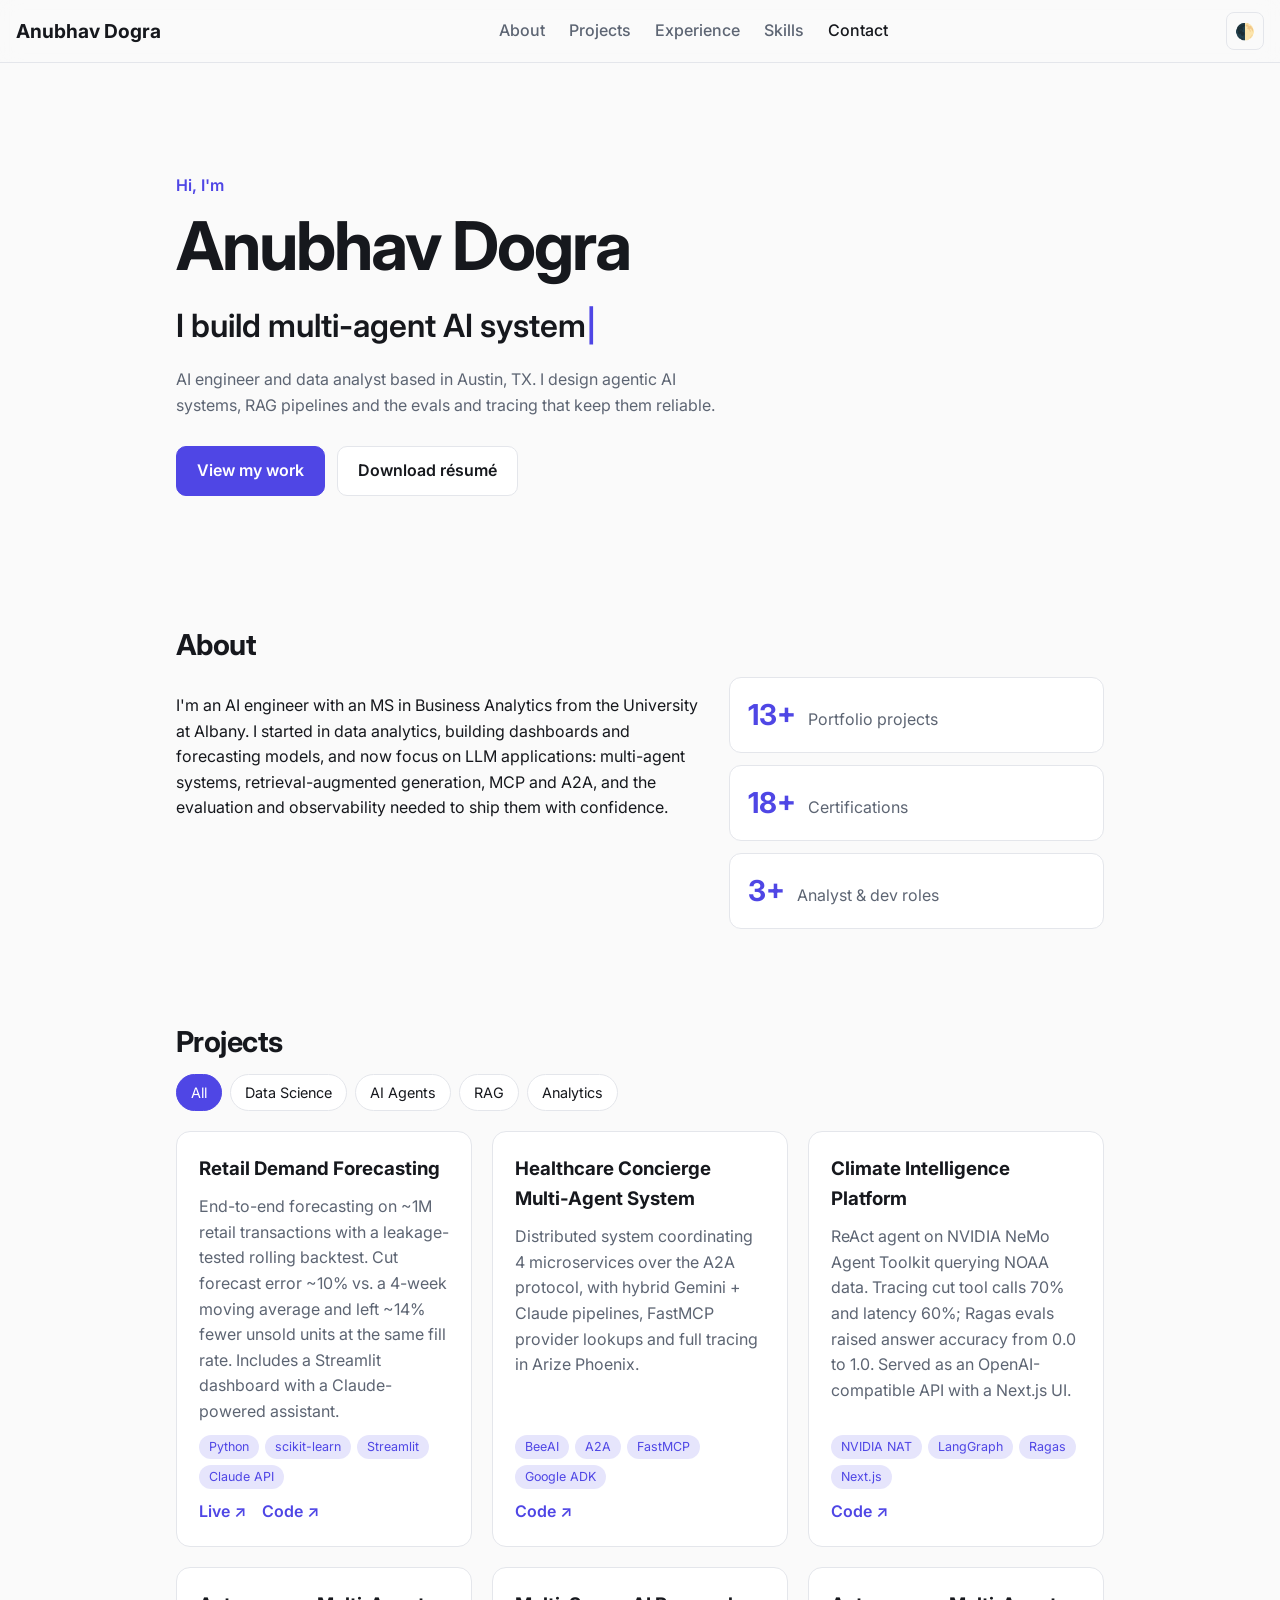
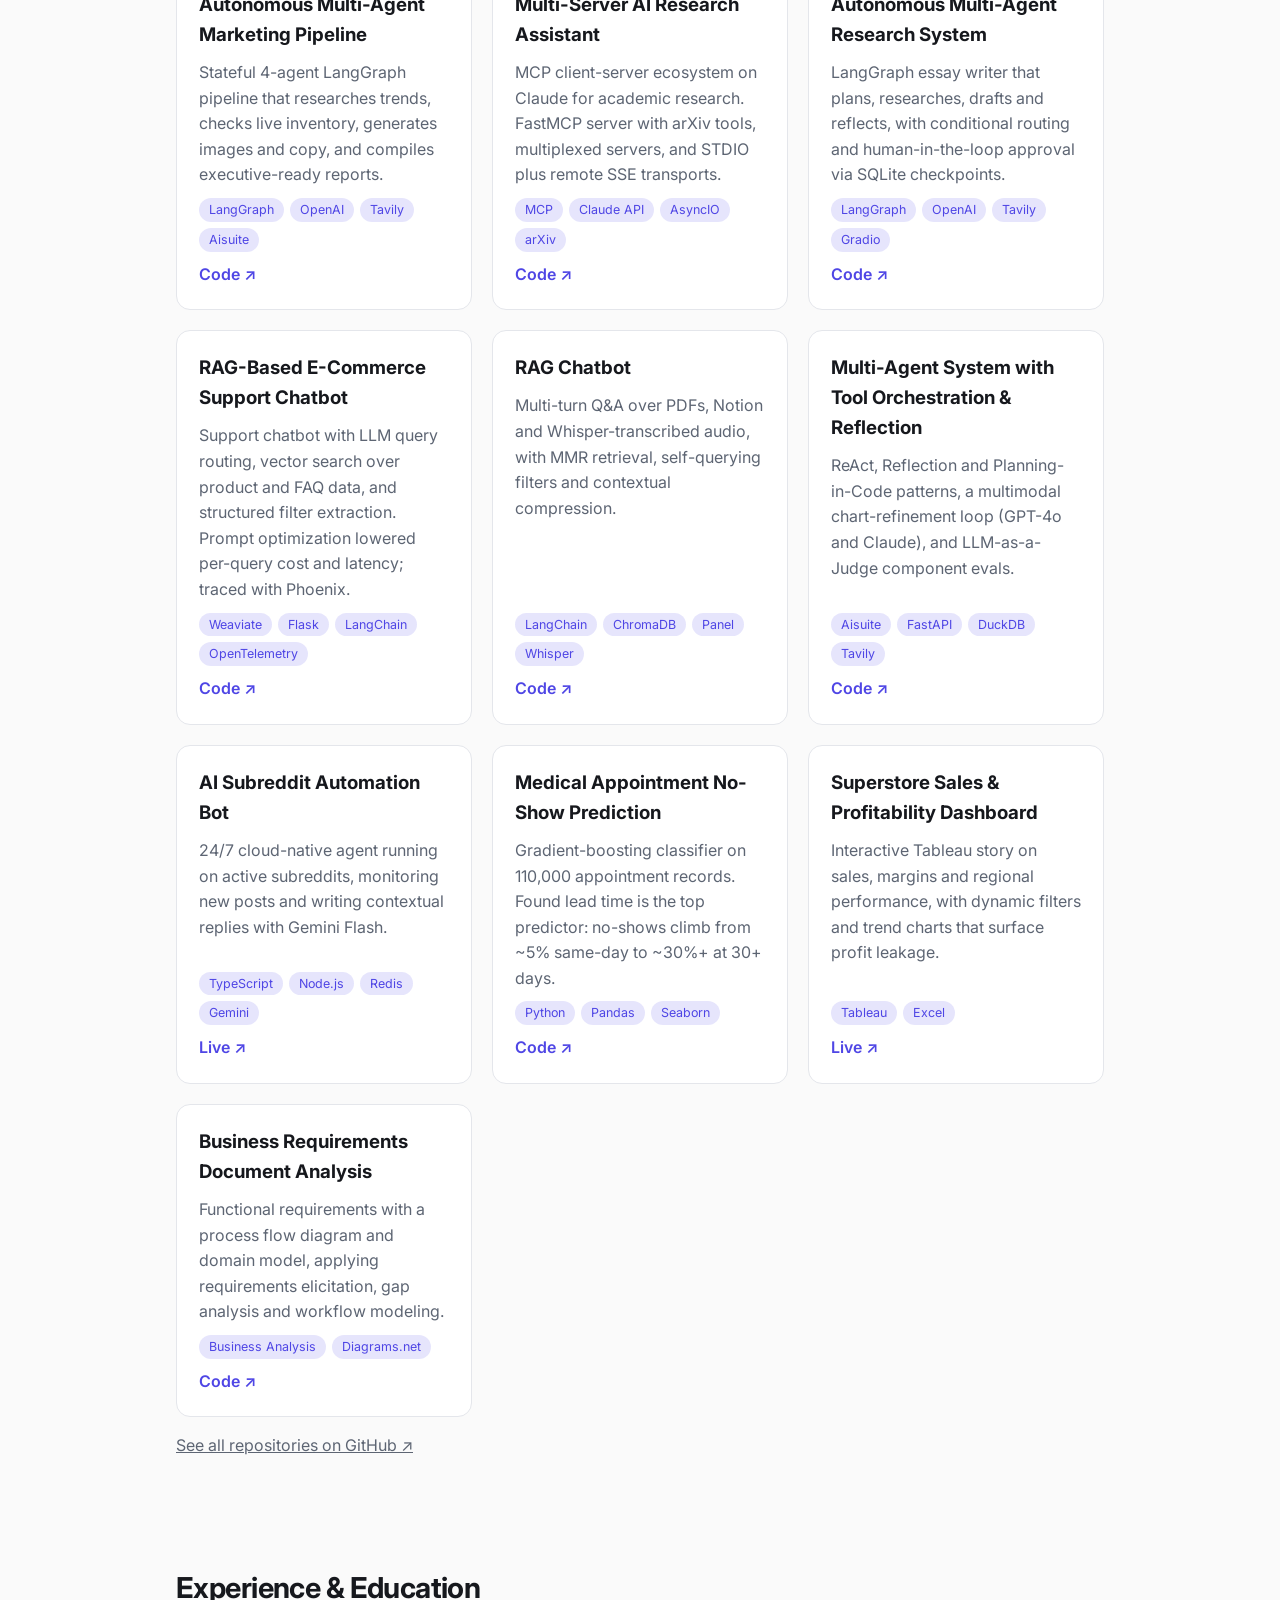
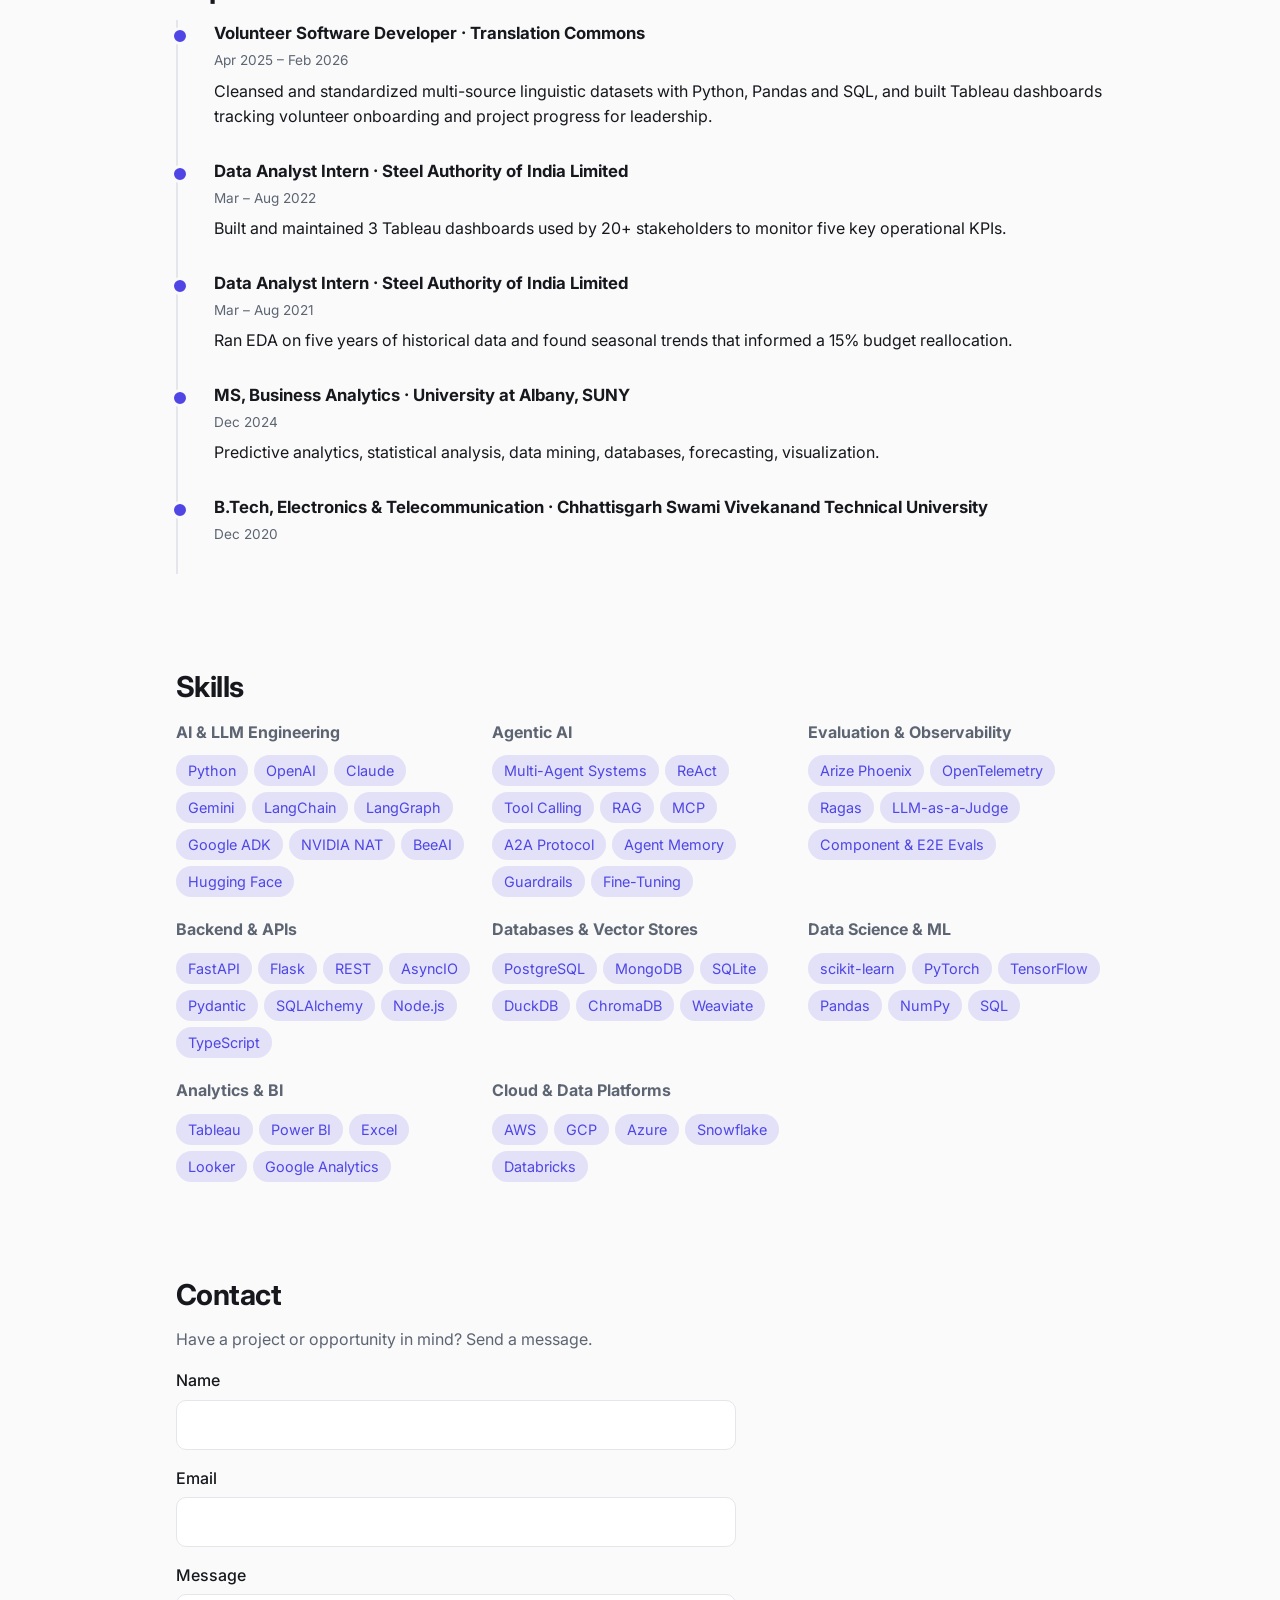
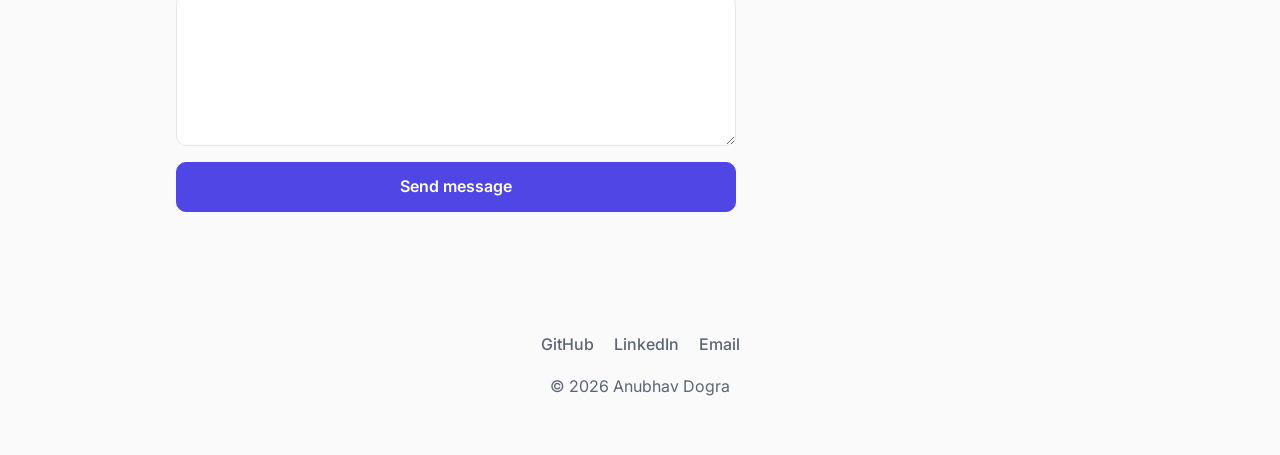
<file: index.html>
<!doctype html>
<html lang="en">
<head>
  <meta charset="utf-8">
  <meta name="viewport" content="width=device-width, initial-scale=1">
  <title>Anubhav Dogra — Portfolio</title>
  <meta name="description" content="Portfolio of Anubhav Dogra: projects, skills, experience and contact.">
  <meta property="og:title" content="Anubhav Dogra — Portfolio">
  <meta property="og:description" content="Projects, skills, experience and contact.">
  <meta property="og:type" content="website">
  <link rel="icon" href="data:image/svg+xml,<svg xmlns='http://www.w3.org/2000/svg' viewBox='0 0 100 100'><rect width='100' height='100' rx='22' fill='%234f46e5'/><text x='50' y='67' font-size='52' font-weight='700' font-family='Arial,sans-serif' text-anchor='middle' fill='white'>AD</text></svg>">
  <link rel="preconnect" href="https://fonts.googleapis.com">
  <link rel="preconnect" href="https://fonts.gstatic.com" crossorigin>
  <link href="https://fonts.googleapis.com/css2?family=Inter:wght@400;500;600;700&display=swap" rel="stylesheet">
  <link rel="stylesheet" href="styles.css">
  <script>
    // Apply saved theme before paint to avoid a flash
    try {
      var t = localStorage.getItem('theme');
      if (t) document.documentElement.dataset.theme = t;
    } catch (e) {}
  </script>
</head>
<body>
  <header class="nav" id="top">
    <a class="logo" href="#top">Anubhav Dogra</a>
    <nav id="menu" aria-label="Main">
      <a href="#about">About</a>
      <a href="#projects">Projects</a>
      <a href="#experience">Experience</a>
      <a href="#skills">Skills</a>
      <a href="#contact">Contact</a>
    </nav>
    <div class="nav-actions">
      <button id="theme" class="icon-btn" aria-label="Toggle dark mode">🌓</button>
      <button id="burger" class="icon-btn burger" aria-label="Open menu" aria-expanded="false" aria-controls="menu">☰</button>
    </div>
  </header>

  <main>
    <section class="hero">
      <p class="eyebrow">Hi, I'm</p>
      <h1>Anubhav Dogra</h1>
      <p class="lead">I build <span id="typed" aria-live="off"></span><span class="caret">|</span></p>
      <p class="sub">AI engineer and data analyst based in Austin, TX. I design agentic AI systems, RAG pipelines and the evals and tracing that keep them reliable.</p>
      <div class="cta">
        <a class="btn primary" href="#projects">View my work</a>
        <a class="btn" href="resume.pdf" download>Download résumé</a>
      </div>
    </section>

    <section id="about" class="reveal">
      <h2>About</h2>
      <div class="about">
        <p>I'm an AI engineer with an MS in Business Analytics from the University at Albany. I started in data analytics, building dashboards and forecasting models, and now focus on LLM applications: multi-agent systems, retrieval-augmented generation, MCP and A2A, and the evaluation and observability needed to ship them with confidence.</p>
        <ul class="stats">
          <li><strong data-count="13">0</strong><span>Portfolio projects</span></li>
          <li><strong data-count="18">0</strong><span>Certifications</span></li>
          <li><strong data-count="3">0</strong><span>Analyst &amp; dev roles</span></li>
        </ul>
      </div>
    </section>

    <section id="projects" class="reveal">
      <h2>Projects</h2>
      <div class="filters" id="filters" role="group" aria-label="Filter projects"></div>
      <div class="grid" id="projectGrid"></div>
      <p class="muted"><a href="https://github.com/anubhavdogra1?tab=repositories" target="_blank" rel="noopener">See all repositories on GitHub ↗</a></p>
    </section>

    <section id="experience" class="reveal">
      <h2>Experience &amp; Education</h2>
      <ol class="timeline" id="timeline"></ol>
    </section>

    <section id="skills" class="reveal">
      <h2>Skills</h2>
      <div class="skills" id="skillList"></div>
    </section>

    <section id="contact" class="reveal">
      <h2>Contact</h2>
      <p class="muted">Have a project or opportunity in mind? Send a message.</p>
      <form id="contactForm" class="form" novalidate>
        <!-- Web3Forms access key goes here (see README). Free, no backend needed. -->
        <input type="hidden" name="access_key" value="73dec68b-5919-41ad-896c-5f3ded1a89e3">
        <input type="hidden" name="subject" value="New message from your portfolio">
        <input type="checkbox" name="botcheck" class="hp" tabindex="-1" autocomplete="off">
        <label>Name <input name="name" required autocomplete="name"></label>
        <label>Email <input name="email" type="email" required autocomplete="email"></label>
        <label>Message <textarea name="message" rows="5" required></textarea></label>
        <button class="btn primary" type="submit">Send message</button>
        <p id="formStatus" role="status"></p>
      </form>
    </section>
  </main>

  <footer>
    <div class="social">
      <a href="https://github.com/anubhavdogra1" target="_blank" rel="noopener">GitHub</a>
      <a href="https://www.linkedin.com/in/anubhav-dogra" target="_blank" rel="noopener">LinkedIn</a>
      <a href="mailto:anubhavdogra7@gmail.com">Email</a>
    </div>
    <p>© <span id="year"></span> Anubhav Dogra</p>
  </footer>

  <button id="toTop" class="to-top" aria-label="Back to top" hidden>↑</button>
  <script src="data.js"></script>
  <script src="script.js"></script>
</body>
</html>
</file>
<file: styles.css>
:root {
  --bg: #fafafa; --surface: #fff; --text: #16181d; --muted: #5d6573;
  --border: #e4e6eb; --accent: #4f46e5; --accent-text: #fff;
  --shadow: 0 6px 24px rgba(0,0,0,.07);
}
@media (prefers-color-scheme: dark) {
  :root:not([data-theme="light"]) {
    --bg: #0e1015; --surface: #171a21; --text: #eceef3; --muted: #9aa3b2;
    --border: #272b35; --accent: #8b87ff; --accent-text: #0e1015;
    --shadow: 0 6px 24px rgba(0,0,0,.4);
  }
}
:root[data-theme="dark"] {
  --bg: #0e1015; --surface: #171a21; --text: #eceef3; --muted: #9aa3b2;
  --border: #272b35; --accent: #8b87ff; --accent-text: #0e1015;
  --shadow: 0 6px 24px rgba(0,0,0,.4);
}

* { box-sizing: border-box; }
html { scroll-behavior: smooth; scroll-padding-top: 72px; }
body {
  margin: 0; background: var(--bg); color: var(--text);
  font: 16px/1.6 Inter, system-ui, -apple-system, sans-serif;
}
a { color: inherit; }
main, footer { max-width: 960px; margin: 0 auto; padding: 0 16px; }
section { padding: 72px 0 24px; }
h1, h2 { line-height: 1.15; margin: 0 0 16px; }
h1 { font-size: clamp(2.4rem, 7vw, 4.2rem); letter-spacing: -.03em; }
h2 { font-size: 1.8rem; letter-spacing: -.02em; }
.muted { color: var(--muted); }

.nav {
  position: sticky; top: 0; z-index: 10; display: flex; align-items: center;
  justify-content: space-between; padding: 12px 16px;
  background: color-mix(in srgb, var(--bg) 85%, transparent);
  backdrop-filter: blur(10px); border-bottom: 1px solid var(--border);
}
.logo { font-weight: 700; font-size: 1.2rem; text-decoration: none; }
.logo span { color: var(--accent); }
.nav nav { display: flex; gap: 24px; }
.nav nav a { text-decoration: none; color: var(--muted); font-weight: 500; }
.nav nav a:hover, .nav nav a.active { color: var(--text); }
.nav-actions { display: flex; gap: 8px; }
.icon-btn {
  background: none; border: 1px solid var(--border); color: var(--text);
  border-radius: 8px; width: 38px; height: 38px; font-size: 1rem; cursor: pointer;
}
.burger { display: none; }

.hero { padding: 110px 0 60px; }
.eyebrow { color: var(--accent); font-weight: 600; margin: 0 0 8px; }
.lead { font-size: clamp(1.3rem, 3.5vw, 2rem); margin: 8px 0; font-weight: 600; }
.caret { color: var(--accent); animation: blink 1s steps(1) infinite; }
@keyframes blink { 50% { opacity: 0; } }
.sub { color: var(--muted); max-width: 540px; }
.cta { display: flex; gap: 12px; flex-wrap: wrap; margin-top: 28px; }

.btn {
  display: inline-block; padding: 11px 20px; border-radius: 10px; cursor: pointer;
  border: 1px solid var(--border); background: var(--surface); color: var(--text);
  font: inherit; font-weight: 600; text-decoration: none; transition: transform .15s, box-shadow .15s;
}
.btn:hover { transform: translateY(-2px); box-shadow: var(--shadow); }
.btn.primary { background: var(--accent); color: var(--accent-text); border-color: var(--accent); }

.about { display: grid; gap: 28px; grid-template-columns: 1.4fr 1fr; align-items: start; }
.stats { list-style: none; margin: 0; padding: 0; display: grid; gap: 12px; }
.stats li {
  background: var(--surface); border: 1px solid var(--border); border-radius: 12px;
  padding: 14px 18px; display: flex; align-items: baseline; gap: 12px;
}
.stats strong { font-size: 1.8rem; color: var(--accent); }
.stats span { color: var(--muted); }

.filters { display: flex; gap: 8px; flex-wrap: wrap; margin-bottom: 20px; }
.chip {
  border: 1px solid var(--border); background: var(--surface); color: var(--text);
  padding: 6px 14px; border-radius: 999px; cursor: pointer; font: inherit; font-size: .9rem;
}
.chip[aria-pressed="true"] { background: var(--accent); color: var(--accent-text); border-color: var(--accent); }
.grid { display: grid; gap: 20px; grid-template-columns: repeat(auto-fill, minmax(270px, 1fr)); }
.card {
  background: var(--surface); border: 1px solid var(--border); border-radius: 14px;
  padding: 22px; display: flex; flex-direction: column; gap: 10px;
  transition: transform .2s, box-shadow .2s;
}
.card:hover { transform: translateY(-4px); box-shadow: var(--shadow); }
.card h3 { margin: 0; }
.card p { margin: 0; color: var(--muted); flex: 1; }
.tags { display: flex; gap: 6px; flex-wrap: wrap; }
.tags span { font-size: .78rem; padding: 2px 10px; border-radius: 999px; background: color-mix(in srgb, var(--accent) 14%, transparent); color: var(--accent); }
.links { display: flex; gap: 16px; font-weight: 600; }
.links a { color: var(--accent); text-decoration: none; }
.links a:hover { text-decoration: underline; }

.timeline { list-style: none; margin: 0; padding: 0 0 0 20px; border-left: 2px solid var(--border); }
.timeline li { position: relative; padding: 0 0 28px 16px; }
.timeline li::before {
  content: ""; position: absolute; left: -27px; top: 7px; width: 12px; height: 12px;
  border-radius: 50%; background: var(--accent); border: 3px solid var(--bg);
}
.timeline h3 { margin: 0; font-size: 1.05rem; }
.timeline .when { color: var(--muted); font-size: .85rem; }
.timeline p { margin: 6px 0 0; }

.skills { display: grid; gap: 20px; grid-template-columns: repeat(auto-fit, minmax(240px, 1fr)); }
.skills h3 { margin: 0 0 10px; font-size: 1rem; color: var(--muted); }
.skills .tags span { font-size: .9rem; padding: 4px 12px; }

.form { display: grid; gap: 16px; max-width: 560px; }
.form label { display: grid; gap: 6px; font-weight: 500; }
.form input, .form textarea {
  font: inherit; padding: 11px 12px; border-radius: 10px; color: var(--text);
  border: 1px solid var(--border); background: var(--surface);
}
.form input:focus, .form textarea:focus, .btn:focus-visible, .chip:focus-visible, .icon-btn:focus-visible {
  outline: 2px solid var(--accent); outline-offset: 2px;
}
.hp { position: absolute; left: -9999px; }
#formStatus { margin: 0; min-height: 1.5em; }
#formStatus.ok { color: #16a34a; } #formStatus.err { color: #dc2626; }

footer { text-align: center; padding: 56px 16px 40px; color: var(--muted); }
.social { display: flex; gap: 20px; justify-content: center; margin-bottom: 8px; }
.social a { text-decoration: none; font-weight: 500; }
.social a:hover { color: var(--accent); }

.to-top {
  position: fixed; right: 18px; bottom: 18px; width: 44px; height: 44px; border-radius: 50%;
  border: none; background: var(--accent); color: var(--accent-text); font-size: 1.2rem; cursor: pointer; box-shadow: var(--shadow);
}

.reveal { opacity: 0; transform: translateY(24px); transition: opacity .6s, transform .6s; }
.reveal.in { opacity: 1; transform: none; }
@media (prefers-reduced-motion: reduce) {
  html { scroll-behavior: auto; }
  .reveal { opacity: 1; transform: none; transition: none; }
  .caret { animation: none; }
}

@media (max-width: 720px) {
  .burger { display: inline-block; }
  .nav nav {
    display: none; position: absolute; top: 100%; left: 0; right: 0; flex-direction: column;
    gap: 0; background: var(--bg); border-bottom: 1px solid var(--border);
  }
  .nav nav.open { display: flex; }
  .nav nav a { padding: 14px 16px; border-top: 1px solid var(--border); }
  .about { grid-template-columns: 1fr; }
  .hero { padding-top: 70px; }
}
</file>
